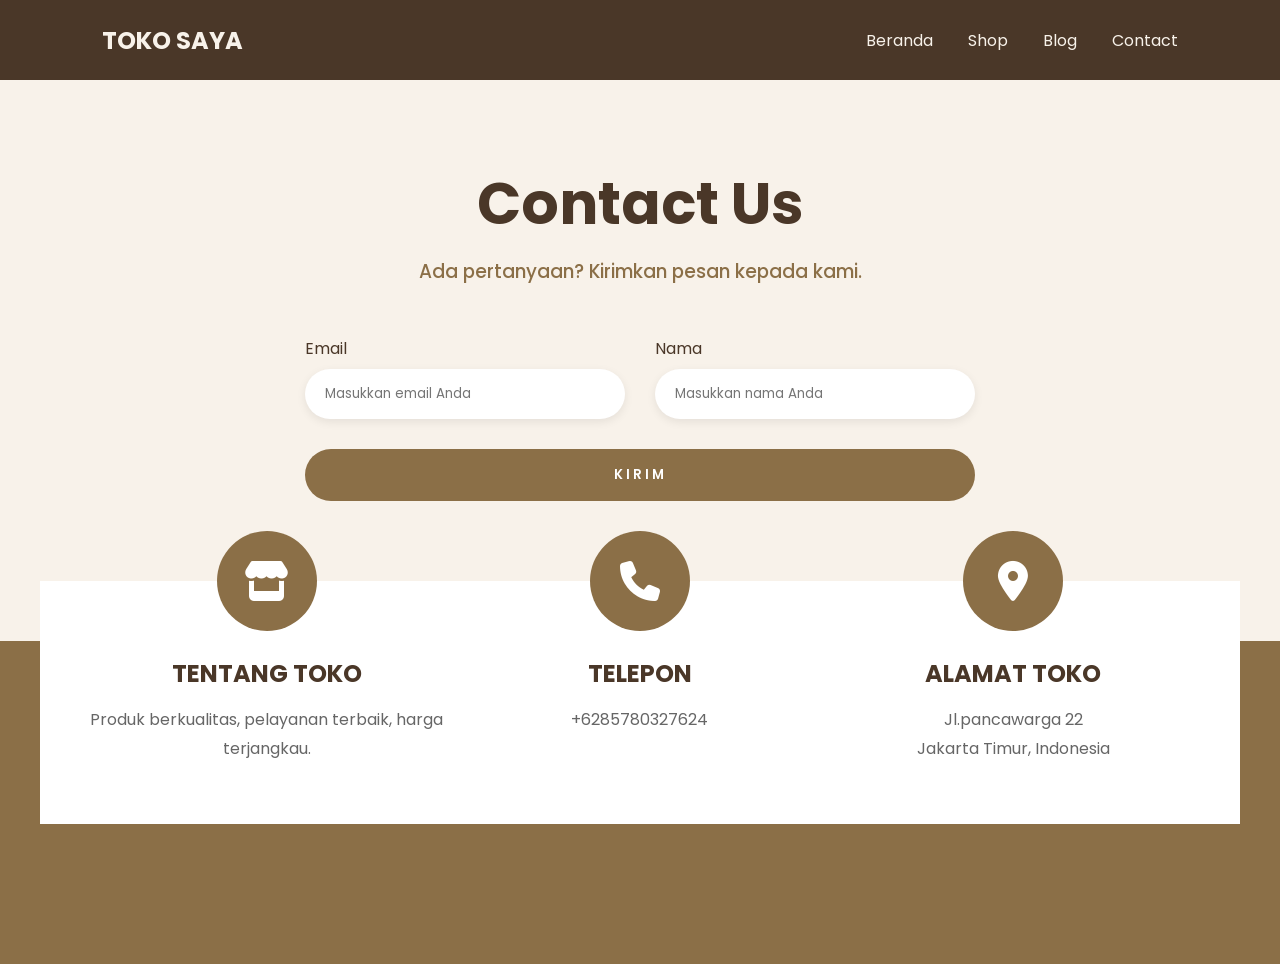
<file: contact.html>
<!doctype html>
<html lang="id">
  <head>
    <meta charset="UTF-8" />
    <meta name="viewport" content="width=device-width, initial-scale=1.0" />

    <title>Toko Saya</title>

    <link rel="stylesheet" href="animasicontact.css" />

    <link rel="preconnect" href="https://fonts.googleapis.com" />
    <link
      href="https://fonts.googleapis.com/css2?family=Poppins:wght@300;400;500;600;700&display=swap"
      rel="stylesheet"
    />

    <link
      rel="stylesheet"
      href="https://cdnjs.cloudflare.com/ajax/libs/font-awesome/6.5.1/css/all.min.css"
    />
  </head>

  <body>
    <!-- NAVBAR -->

    <nav class="navbar">
      <div class="logo">TOKO SAYA</div>

      <ul>
        <li><a href="index.html">Beranda</a></li>
        <li><a href="s.html">Shop</a></li>
        <li><a href="blog.html">Blog</a></li>
        <li><a href="contact.html">Contact</a></li>
      </ul>
    </nav>

    <!-- CONTACT -->

    <section class="contact-section">
      <h1>Contact Us</h1>

      <h3>Ada pertanyaan? Kirimkan pesan kepada kami.</h3>

      <form class="contact-form">
        <div class="input-group">
          <div>
            <label>Email</label>
            <input type="email" placeholder="Masukkan email Anda" />
          </div>

          <div>
            <label>Nama</label>
            <input type="text" placeholder="Masukkan nama Anda" />
          </div>
        </div>

        <button type="submit">KIRIM</button>
      </form>
    </section>

    <!-- INFO CARD -->

    <section class="info-wrapper">
      <div class="info-card">
        <div class="info-item">
          <div class="icon">
            <i class="fas fa-store"></i>
          </div>

          <h2>TENTANG TOKO</h2>

          <p>Produk berkualitas, pelayanan terbaik, harga terjangkau.</p>
        </div>

        <div class="info-item">
          <div class="icon">
            <i class="fas fa-phone"></i>
          </div>

          <h2>TELEPON</h2>

          <p>
            +6285780327624
            <br />
          </p>
        </div>

        <div class="info-item">
          <div class="icon">
            <i class="fas fa-location-dot"></i>
          </div>

          <h2>ALAMAT TOKO</h2>

          <p>
            Jl.pancawarga 22
            <br />
            Jakarta Timur, Indonesia
          </p>
        </div>
      </div>
    </section>

    <script src="hargabaju.js"></script>
  </body>
</html>
</file>
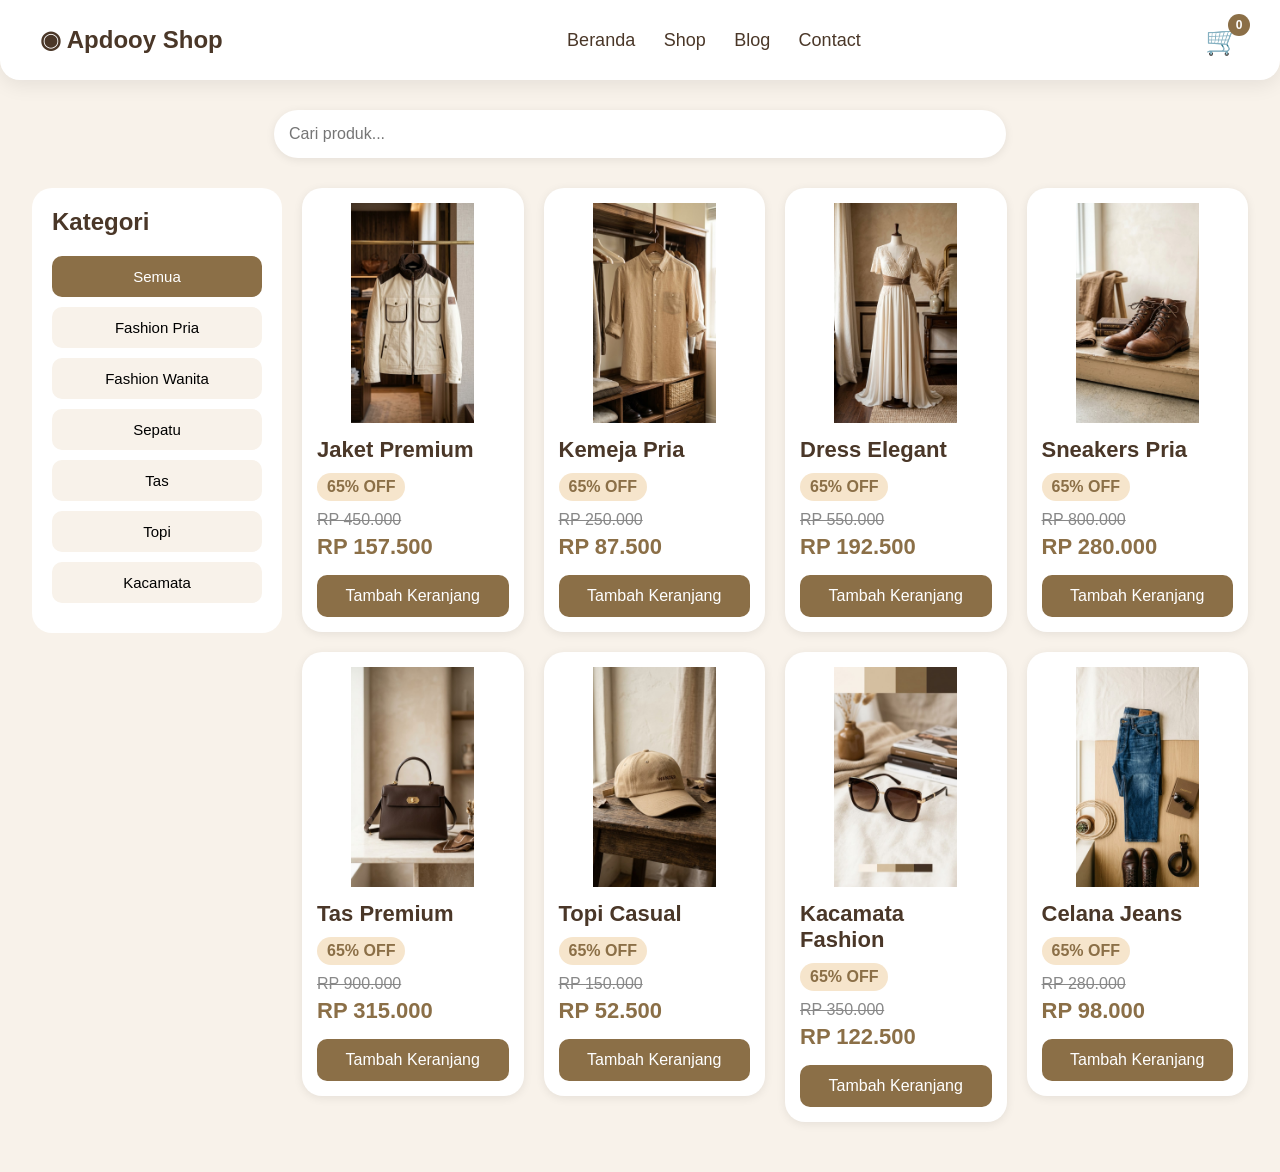
<file: s.html>
<!doctype html>
<html lang="id">
  <head>
    <meta charset="UTF-8" />
    <meta name="viewport" content="width=device-width, initial-scale=1.0" />

    <title>Apdooy Store</title>

    <style>
      :root {
        --cream: #f8f2ea;
        --beige: #d8c3a5;
        --brown: #8b6f47;
        --dark: #4a3728;
      }

      * {
        margin: 0;
        padding: 0;
        box-sizing: border-box;
        font-family: Arial, sans-serif;
      }

      body {
        background: var(--cream);
      }

      /* HEADER */

      header {
        height: 80px;
        background: white;
        display: flex;
        justify-content: space-between;
        align-items: center;
        padding: 0 40px;
        position: sticky;
        top: 0;
        z-index: 100;
        box-shadow: 0 5px 20px rgba(0, 0, 0, 0.08);
        border-radius: 0 0 20px 20px;
      }

      .logo {
        font-size: 24px;
        font-weight: bold;
        color: var(--dark);
      }

      nav a {
        text-decoration: none;
        margin: 0 12px;
        color: var(--dark);
        font-size: 18px;
      }

      nav a:hover {
        color: var(--brown);
      }

      .icons {
        display: flex;
        gap: 20px;
        align-items: center;
        font-size: 28px;
      }

      .cart-icon {
        position: relative;
        cursor: pointer;
        text-decoration: none;
      }

      .cart-count {
        position: absolute;
        top: -10px;
        right: -10px;
        background: var(--brown);
        color: white;
        width: 22px;
        height: 22px;
        border-radius: 50%;
        display: flex;
        align-items: center;
        justify-content: center;
        font-size: 12px;
        font-weight: bold;
      }

      /* SEARCH */

      .search-box {
        padding: 30px;
        display: flex;
        justify-content: center;
      }

      .search-box input {
        width: 60%;
        padding: 15px;
        border: none;
        border-radius: 30px;
        font-size: 16px;
        background: white;
        box-shadow: 0 2px 10px rgba(0, 0, 0, 0.08);
      }

      /* LAYOUT */

      .main {
        display: flex;
        gap: 20px;
        width: 95%;
        margin: auto;
      }

      /* SIDEBAR */

      .sidebar {
        width: 250px;
        background: white;
        padding: 20px;
        border-radius: 20px;
        height: max-content;
      }

      .sidebar h2 {
        margin-bottom: 20px;
        color: var(--dark);
      }

      .sidebar button {
        width: 100%;
        padding: 12px;
        margin-bottom: 10px;
        border: none;
        border-radius: 10px;
        background: var(--cream);
        cursor: pointer;
        font-size: 15px;
      }

      .sidebar button:hover {
        background: var(--brown);
        color: white;
      }

      .sidebar button.active {
        background: var(--brown);
        color: white;
      }

      /* PRODUK */

      .products {
        flex: 1;
        display: grid;
        grid-template-columns: repeat(4, 1fr);
        gap: 20px;
        align-items: start;
        padding-bottom: 50px;
      }

      .product {
        background: white;
        padding: 15px;
        border-radius: 20px;
        box-shadow: 0 2px 10px rgba(0, 0, 0, 0.08);
        transition: 0.3s;
      }

      .product:hover {
        transform: translateY(-5px);
      }

      .product img {
        width: 100%;
        height: 220px;
        object-fit: contain;
        background: white;
        border-radius: 15px;
      }

      .product h3 {
        margin-top: 10px;
        color: var(--dark);
        font-size: 22px;
      }

      .discount {
        display: inline-block;
        padding: 5px 10px;
        background: #f6e5cc;
        color: var(--brown);
        border-radius: 20px;
        margin-top: 10px;
        font-weight: bold;
      }

      .old-price {
        text-decoration: line-through;
        color: #888;
        margin-top: 10px;
      }

      .new-price {
        font-size: 22px;
        font-weight: bold;
        color: var(--brown);
        margin: 5px 0 15px;
      }

      .product button {
        width: 100%;
        padding: 12px;
        border: none;
        border-radius: 10px;
        background: var(--brown);
        color: white;
        font-size: 16px;
        cursor: pointer;
      }

      .product button:hover {
        background: var(--dark);
      }

      /* NOTIFIKASI */

      .notification {
        position: fixed;
        right: 20px;
        top: 100px;
        background: var(--brown);
        color: white;
        padding: 15px 20px;
        border-radius: 10px;
        display: none;
        z-index: 999;
      }

      /* RESPONSIVE */

      @media (max-width: 1000px) {
        .products {
          grid-template-columns: repeat(2, 1fr);
        }

        .sidebar {
          display: none;
        }

        .search-box input {
          width: 90%;
        }
      }
    </style>
  </head>
  <body>
    <header>
      <div class="logo">◉ Apdooy Shop</div>

      <nav>
        <a href="index.html">Beranda</a>
        <a href="s.html">Shop</a>
        <a href="blog.html">Blog</a>
        <a href="contact.html">Contact</a>
      </nav>
      <div class="icons">
        <a href="membeli.html" class="cart-icon">
          🛒
          <span class="cart-count" id="cartCount">0</span>
        </a>
      </div>
    </header>

    <div class="notification" id="notif">
      Produk berhasil ditambahkan ke keranjang
    </div>

    <div class="search-box">
      <input id="searchInput" type="text" placeholder="Cari produk..." />
    </div>

    <div class="main">
      <div class="sidebar">
        <h2>Kategori</h2>

        <button data-category="all" class="active">Semua</button>
        <button data-category="fashion-pria">Fashion Pria</button>
        <button data-category="fashion-wanita">Fashion Wanita</button>
        <button data-category="sepatu">Sepatu</button>
        <button data-category="tas">Tas</button>
        <button data-category="topi">Topi</button>
        <button data-category="kacamata">Kacamata</button>
      </div>

      <div class="products">
        <!-- 1 -->
        <div
          class="product"
          data-name="Jaket Premium"
          data-category="fashion-pria"
        >
          <img src="aset/Jaket Premium.png" />
          <h3>Jaket Premium</h3>
          <span class="discount">65% OFF</span>
          <p class="old-price">RP 450.000</p>
          <p class="new-price">RP 157.500</p>
          <button onclick="addCart('Jaket Premium')">Tambah Keranjang</button>
        </div>

        <!-- 2 -->
        <div
          class="product"
          data-name="Kemeja Pria"
          data-category="fashion-pria"
        >
          <img src="aset/kemeja pria.png" />
          <h3>Kemeja Pria</h3>
          <span class="discount">65% OFF</span>
          <p class="old-price">RP 250.000</p>
          <p class="new-price">RP 87.500</p>
          <button onclick="addCart('Kemeja Pria')">Tambah Keranjang</button>
        </div>

        <!-- 3 -->
        <div
          class="product"
          data-name="Dress Elegant"
          data-category="fashion-wanita"
        >
          <img src="aset/Dress Elegant.png" />
          <h3>Dress Elegant</h3>
          <span class="discount">65% OFF</span>
          <p class="old-price">RP 550.000</p>
          <p class="new-price">RP 192.500</p>
          <button onclick="addCart('Dress Elegant')">Tambah Keranjang</button>
        </div>

        <!-- 4 -->
        <div class="product" data-name="Sneakers Pria" data-category="sepatu">
          <img src="aset/sepatu pria.png" />
          <h3>Sneakers Pria</h3>
          <span class="discount">65% OFF</span>
          <p class="old-price">RP 800.000</p>
          <p class="new-price">RP 280.000</p>
          <button onclick="addCart('Sneakers Pria')">Tambah Keranjang</button>
        </div>

        <!-- 5 -->
        <div class="product" data-name="Tas Premium" data-category="tas">
          <img src="aset/tas premium.png" />
          <h3>Tas Premium</h3>
          <span class="discount">65% OFF</span>
          <p class="old-price">RP 900.000</p>
          <p class="new-price">RP 315.000</p>
          <button onclick="addCart('Tas Premium')">Tambah Keranjang</button>
        </div>

        <!-- 6 -->
        <div class="product" data-name="Topi Casual" data-category="topi">
          <img src="aset/topi.png" />
          <h3>Topi Casual</h3>
          <span class="discount">65% OFF</span>
          <p class="old-price">RP 150.000</p>
          <p class="new-price">RP 52.500</p>
          <button onclick="addCart('Topi Casual')">Tambah Keranjang</button>
        </div>

        <!-- 7 -->
        <div
          class="product"
          data-name="Kacamata Fashion"
          data-category="kacamata"
        >
          <img src="aset/kacamata.png" />
          <h3>Kacamata Fashion</h3>
          <span class="discount">65% OFF</span>
          <p class="old-price">RP 350.000</p>
          <p class="new-price">RP 122.500</p>
          <button onclick="addCart('Kacamata Fashion')">
            Tambah Keranjang
          </button>
        </div>

        <!-- 8 -->
        <div
          class="product"
          data-name="Celana Jeans"
          data-category="fashion-pria"
        >
          <img src="aset/celana.png" />
          <h3>Celana Jeans</h3>
          <span class="discount">65% OFF</span>
          <p class="old-price">RP 280.000</p>
          <p class="new-price">RP 98.000</p>
          <button onclick="addCart('Celana Jeans')">Tambah Keranjang</button>
        </div>
      </div>
    </div>

    <script>
      const products = {
        "Jaket Premium": 157500,
        "Kemeja Pria": 87500,
        "Dress Elegant": 192500,
        "Sneakers Pria": 280000,
        "Tas Premium": 315000,
        "Topi Casual": 52500,
        "Kacamata Fashion": 122500,
        "Celana Jeans": 98000,
      };

      let cart = JSON.parse(localStorage.getItem("cart")) || [];
      cart = cart.map((item) => ({ ...item, qty: item.qty || 1 }));

      function updateCartCount() {
        const count = cart.reduce((sum, item) => sum + item.qty, 0);
        document.getElementById("cartCount").innerText = count;
      }

      const searchInput = document.getElementById("searchInput");
      const categoryButtons = document.querySelectorAll(".sidebar button");
      let selectedCategory = "all";

      function filterProducts() {
        const query = searchInput.value.trim().toLowerCase();
        document.querySelectorAll(".product").forEach((product) => {
          const name = product.dataset.name.toLowerCase();
          const category = product.dataset.category;
          const matchesSearch = name.includes(query);
          const matchesCategory =
            selectedCategory === "all" || category === selectedCategory;
          product.style.display =
            matchesSearch && matchesCategory ? "block" : "none";
        });
      }

      function setCategory(category, button) {
        selectedCategory = category;
        categoryButtons.forEach((btn) => btn.classList.remove("active"));
        button.classList.add("active");
        filterProducts();
      }

      searchInput.addEventListener("input", filterProducts);
      categoryButtons.forEach((button) => {
        button.addEventListener("click", () =>
          setCategory(button.dataset.category, button),
        );
      });

      function addCart(nama) {
        if (!products[nama]) {
          return;
        }

        const existing = cart.find((item) => item.nama === nama);
        if (existing) {
          existing.qty += 1;
        } else {
          cart.push({ nama: nama, harga: products[nama], qty: 1 });
        }
        localStorage.setItem("cart", JSON.stringify(cart));
        localStorage.setItem("cartNotif", "added");

        updateCartCount();

        const notif = document.getElementById("notif");
        notif.innerHTML = "✅ " + nama + " berhasil ditambahkan ke keranjang";
        notif.style.display = "block";

        setTimeout(() => {
          notif.style.display = "none";
        }, 2000);
      }

      updateCartCount();
      filterProducts();
    </script>
  </body>
</html>
</file>
<file: animasicontact.css>
:root {
  --cream: #f8f2ea;
  --beige: #d8c3a5;
  --brown: #8b6f47;
  --dark-brown: #4a3728;
}

* {
  margin: 0;
  padding: 0;
  box-sizing: border-box;
  font-family: "Poppins", sans-serif;
}

body {
  background: var(--cream);
}

/* NAVBAR */

.navbar {
  height: 80px;

  background: var(--dark-brown);

  display: flex;
  justify-content: space-between;
  align-items: center;

  padding: 0 8%;
}

.logo {
  font-size: 24px;
  font-weight: 700;

  color: var(--cream);
}

.navbar ul {
  display: flex;
  gap: 35px;

  list-style: none;
}

.navbar a {
  text-decoration: none;

  color: var(--cream);

  transition: 0.3s;
}

.navbar a:hover {
  color: var(--beige);
}

/* CONTACT */

.contact-section {
  padding: 80px 20px 40px;

  text-align: center;
}

.contact-section h1 {
  font-size: 58px;

  font-weight: 700;

  color: var(--dark-brown);
}

.contact-section h3 {
  margin-top: 10px;

  font-weight: 500;

  color: var(--brown);
}

.contact-form {
  margin-top: 50px;
}

.input-group {
  display: flex;

  justify-content: center;

  gap: 30px;

  flex-wrap: wrap;
}

.input-group div {
  display: flex;
  flex-direction: column;

  text-align: left;
}

.input-group label {
  margin-bottom: 8px;

  color: var(--dark-brown);
}

.input-group input {
  width: 320px;

  padding: 15px 20px;

  border: none;

  background: white;

  border-radius: 30px;

  outline: none;

  box-shadow: 0 3px 10px rgba(0, 0, 0, 0.08);
}

.contact-form button {
  margin-top: 30px;

  width: 670px;

  max-width: 90%;

  padding: 16px;

  border: none;

  border-radius: 40px;

  background: var(--brown);

  color: white;

  font-weight: 600;

  letter-spacing: 3px;

  cursor: pointer;
}

/* INFO SECTION */

.info-wrapper {
  background: var(--brown);

  margin-top: 100px;

  padding: 0 20px 80px;
}

.info-card {
  max-width: 1200px;

  margin: auto;

  background: #fff;

  display: grid;

  grid-template-columns:
    1fr
    1fr
    1fr;

  padding: 60px 40px;

  position: relative;

  top: -60px;
}

.info-item {
  text-align: center;
}

.icon {
  width: 100px;
  height: 100px;

  background: var(--brown);

  border-radius: 50%;

  display: flex;
  justify-content: center;
  align-items: center;

  margin: auto;

  margin-top: -110px;
  margin-bottom: 25px;
}

.icon i {
  font-size: 40px;
  color: white;
}

.info-item h2 {
  font-size: 24px;

  margin-bottom: 15px;

  color: var(--dark-brown);
}

.info-item p {
  line-height: 1.8;

  color: #666;
}

/* RESPONSIVE */

@media (max-width: 900px) {
  .navbar {
    flex-direction: column;
    height: auto;

    padding: 20px;
  }

  .navbar ul {
    margin-top: 15px;
  }

  .contact-section h1 {
    font-size: 40px;
  }

  .info-card {
    grid-template-columns: 1fr;

    gap: 80px;
  }

  .input-group input {
    width: 100%;
  }
}
</file>
